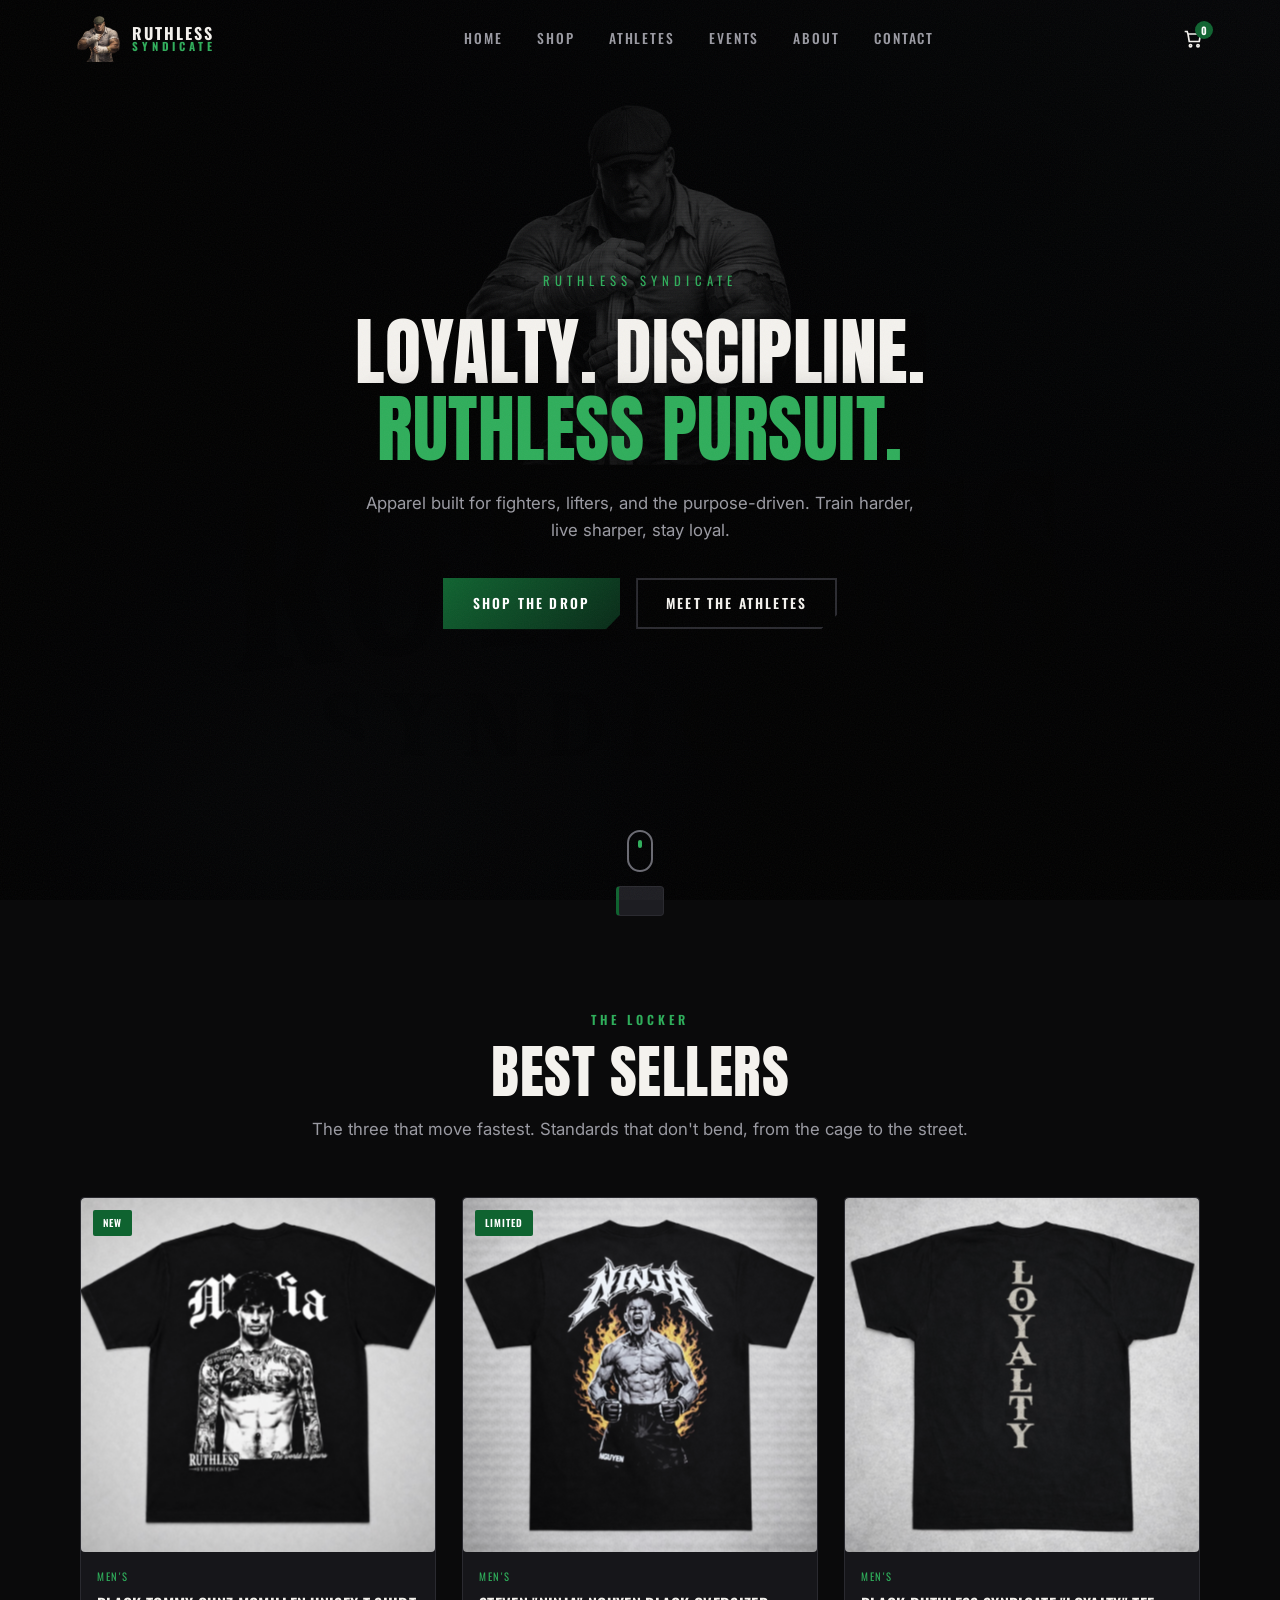
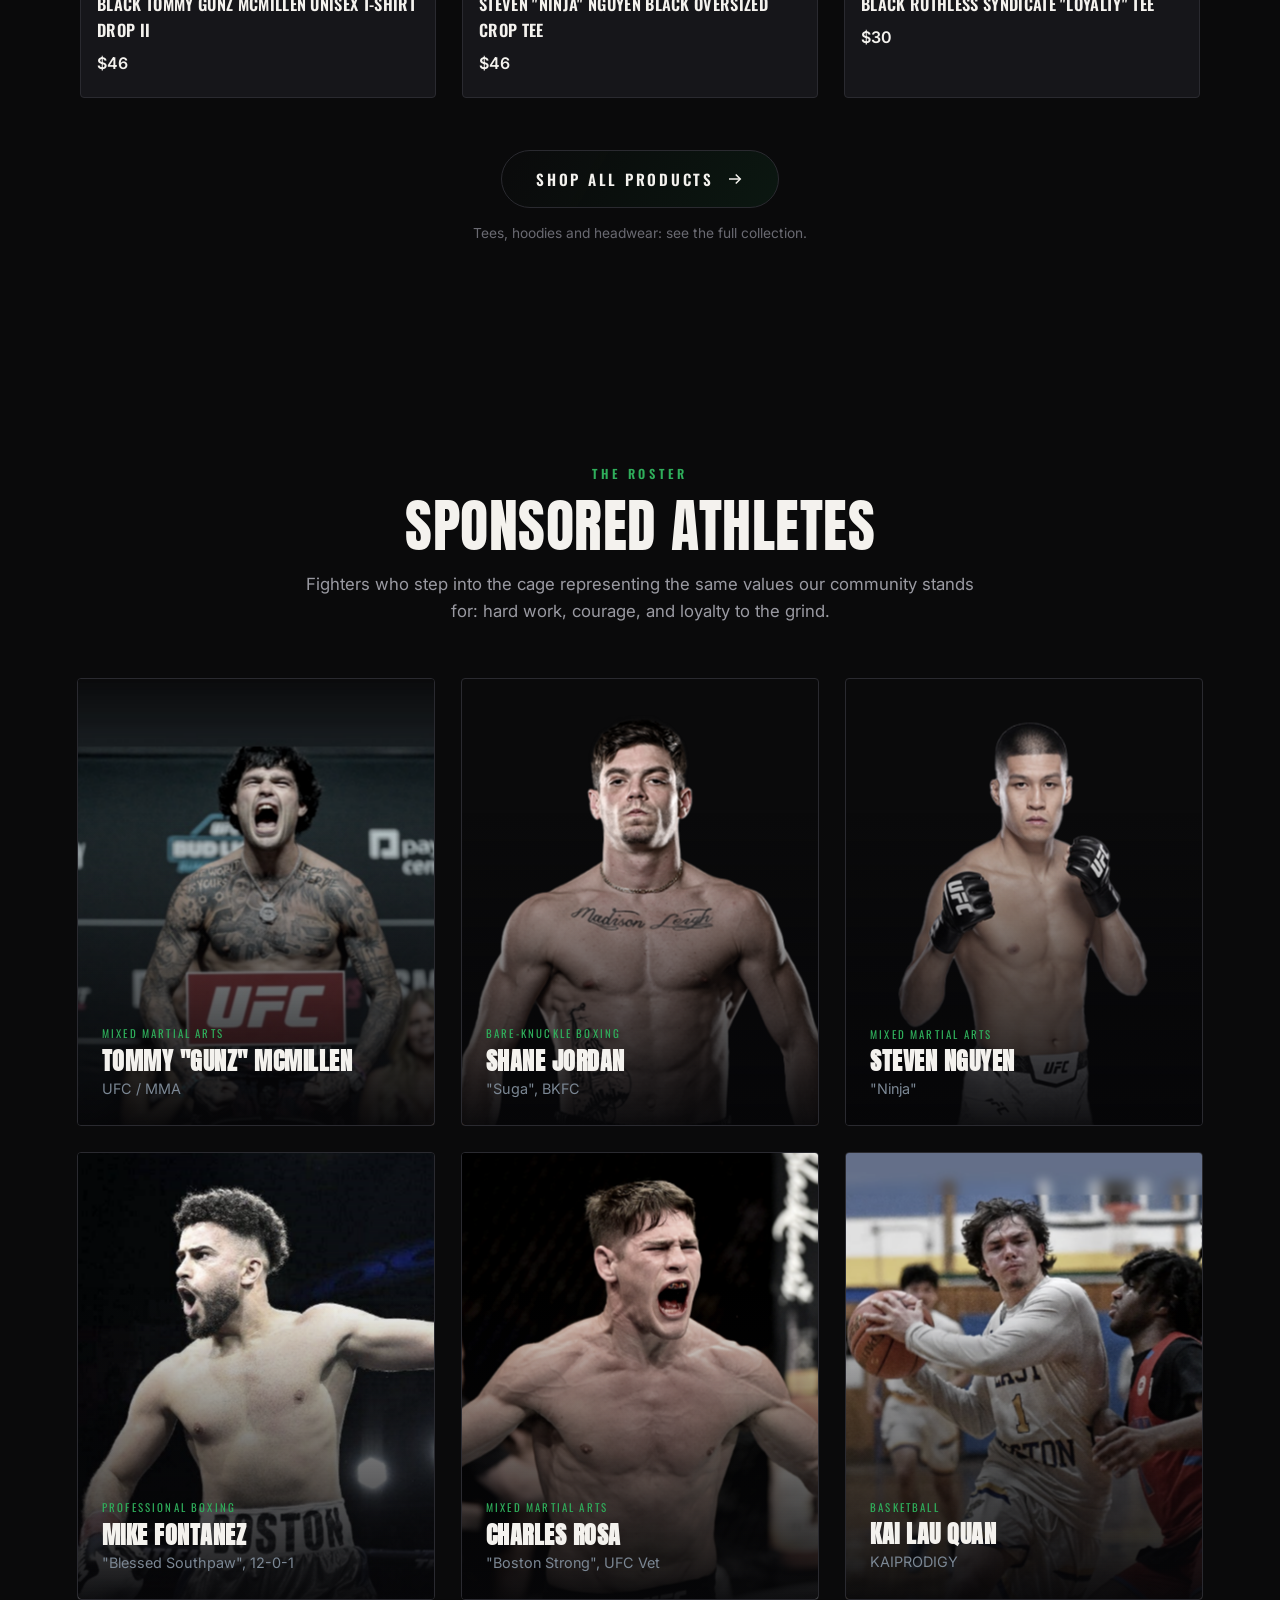
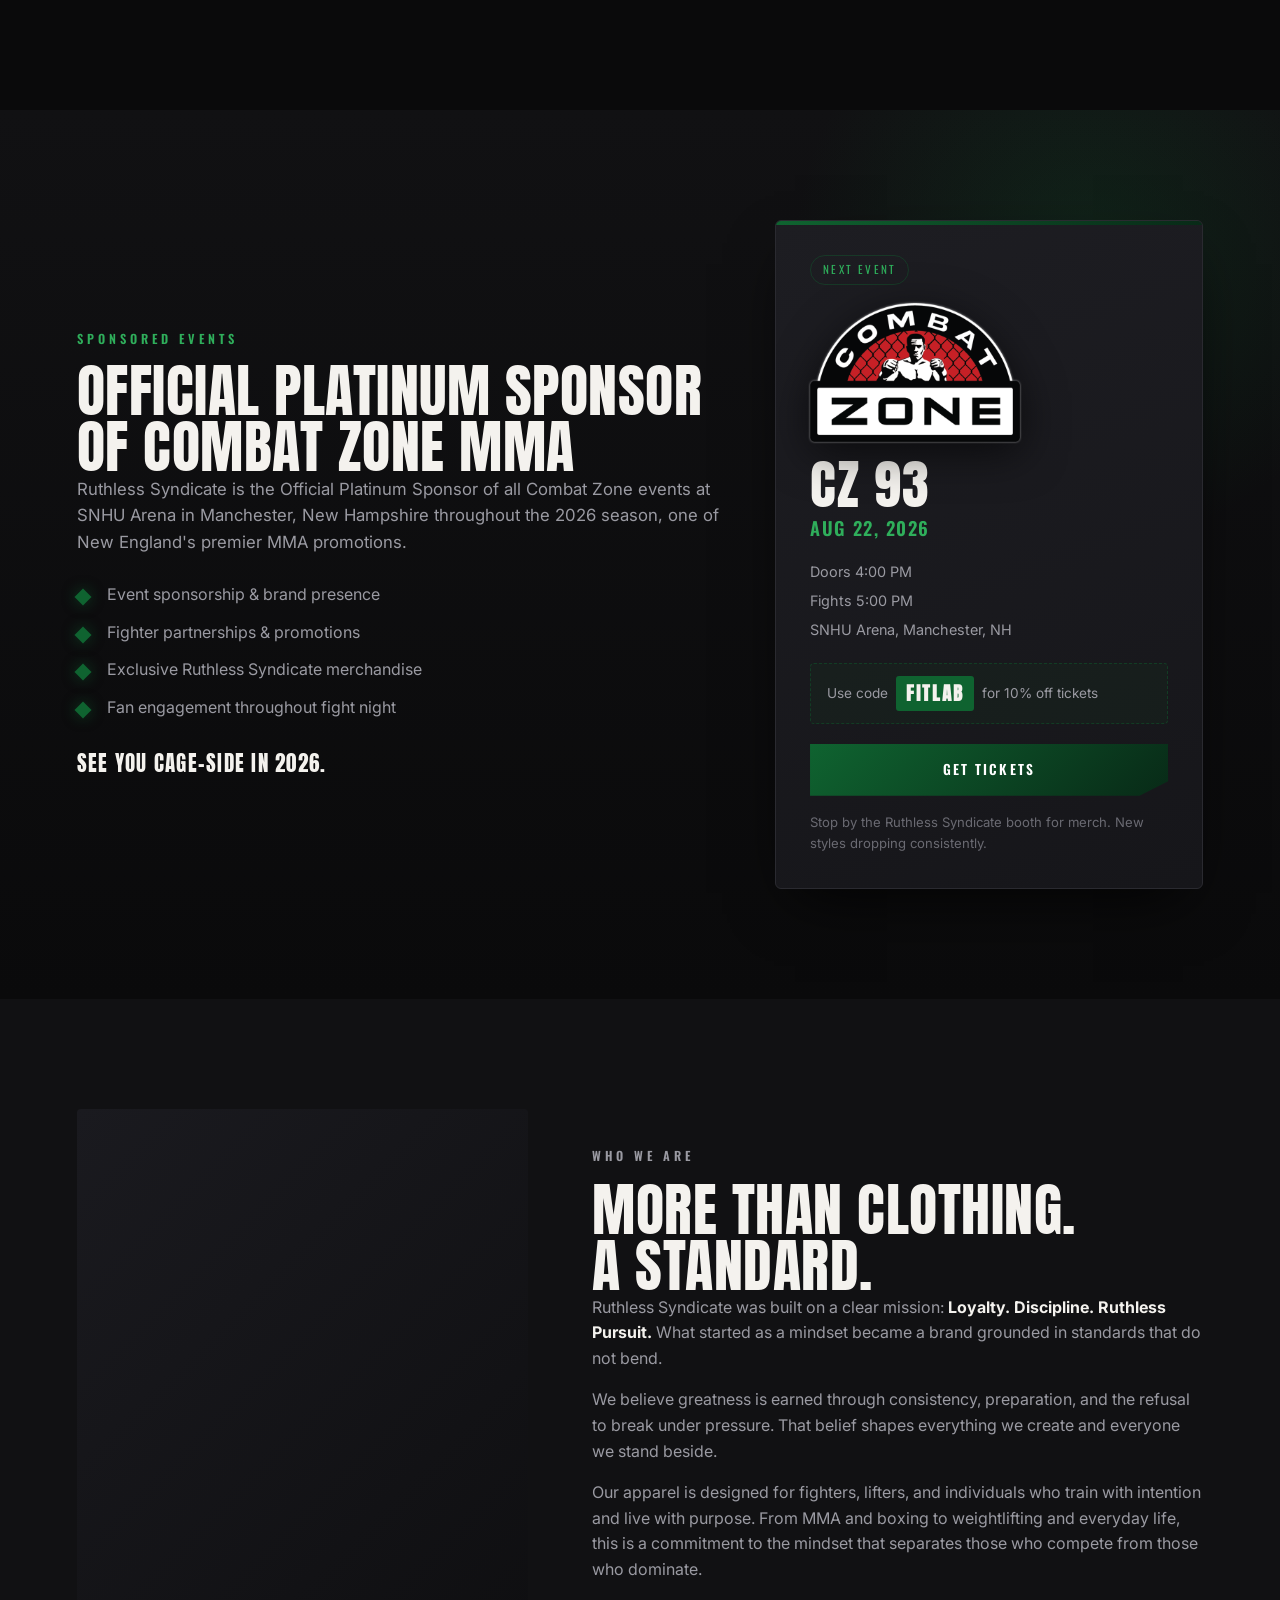
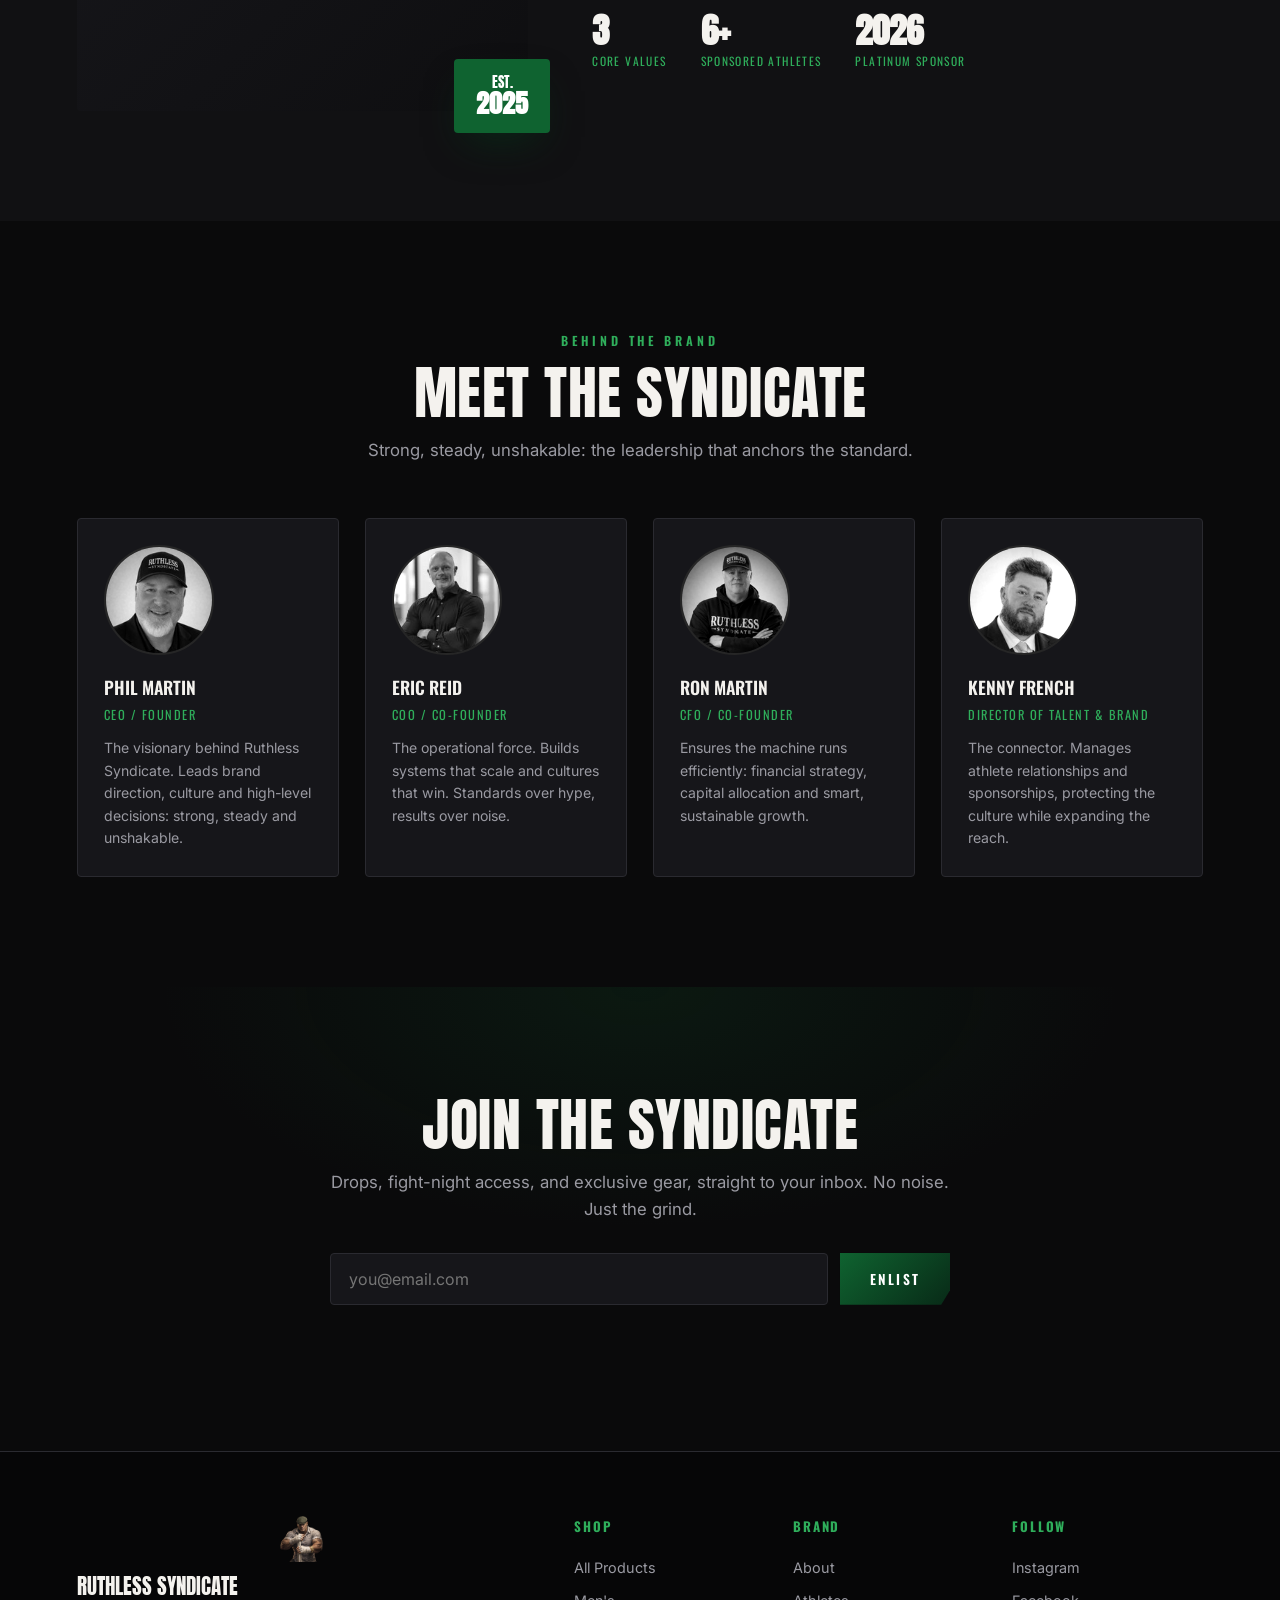
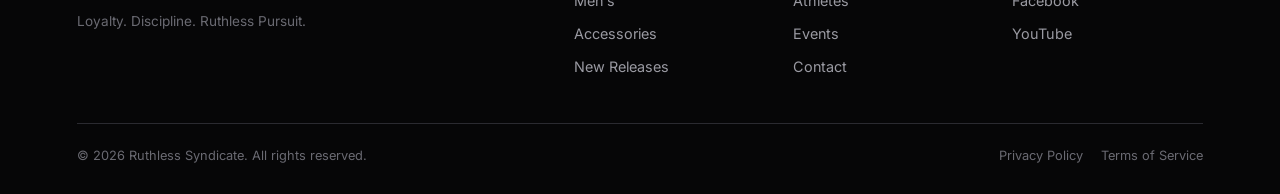
<file: index.html>
<!DOCTYPE html>
<html lang="en">
<head>
  <meta charset="UTF-8" />
  <meta name="viewport" content="width=device-width, initial-scale=1.0" />
  <title>Ruthless Syndicate | MMA, Boxing &amp; Gym Apparel, Premium Fight &amp; Streetwear</title>
  <meta name="description" content="Ruthless Syndicate: apparel for fighters, lifters, and purpose-driven athletes. Loyalty. Discipline. Ruthless Pursuit. Official Platinum Sponsor of Combat Zone MMA." />
  <meta name="theme-color" content="#0f6330" />

  <!-- Favicon -->
  <link rel="icon" type="image/png" sizes="32x32" href="assets/favicon-32.png" />
  <link rel="icon" type="image/png" sizes="48x48" href="assets/favicon-48.png" />
  <link rel="apple-touch-icon" href="assets/favicon-180.png" />

  <!-- Social share / Open Graph (image shown when the link is sent) -->
  <meta property="og:type" content="website" />
  <meta property="og:site_name" content="Ruthless Syndicate" />
  <meta property="og:title" content="Ruthless Syndicate: Fight & Athletic Apparel" />
  <meta property="og:description" content="Loyalty. Discipline. Ruthless Pursuit. Apparel for fighters, lifters, and the purpose-driven. Official Platinum Sponsor of Combat Zone MMA." />
  <meta property="og:url" content="https://conorhews-rgb.github.io/Ruthless-Syndicate-Website/" />
  <meta property="og:image" content="https://conorhews-rgb.github.io/Ruthless-Syndicate-Website/assets/og-image.jpg" />
  <meta property="og:image:width" content="1200" />
  <meta property="og:image:height" content="630" />
  <meta name="twitter:card" content="summary_large_image" />
  <meta name="twitter:title" content="Ruthless Syndicate: Fight & Athletic Apparel" />
  <meta name="twitter:description" content="Loyalty. Discipline. Ruthless Pursuit. Official Platinum Sponsor of Combat Zone MMA." />
  <meta name="twitter:image" content="https://conorhews-rgb.github.io/Ruthless-Syndicate-Website/assets/og-image.jpg" />

  <link rel="preconnect" href="https://fonts.googleapis.com" />
  <link rel="preconnect" href="https://fonts.gstatic.com" crossorigin />
  <link href="https://fonts.googleapis.com/css2?family=Anton&family=Oswald:wght@400;500;600;700&family=Inter:wght@400;500;600;700&display=swap" rel="stylesheet" />
  <link rel="stylesheet" href="styles.css" />
</head>
<body>

  <!-- ===== NAV ===== -->
  <header class="nav" id="nav">
    <div class="nav__inner">
      <a href="#home" class="brand" aria-label="Ruthless Syndicate home">
        <img src="assets/logo-mark.png" alt="" class="brand__mark">
        <span class="brand__text">Ruthless<span>Syndicate</span></span>
      </a>

      <nav class="nav__links" id="navLinks">
        <a href="#home">Home</a>
        <a href="#shop">Shop</a>
        <a href="#athletes">Athletes</a>
        <a href="#events">Events</a>
        <a href="#about">About</a>
        <a href="#contact">Contact</a>
      </nav>

      <div class="nav__actions">
        <button class="cart" id="cartBtn" aria-label="Cart">
          <svg viewBox="0 0 24 24" width="20" height="20" fill="none" stroke="currentColor" stroke-width="2"><path d="M6 6h15l-1.5 9h-12z"/><circle cx="9" cy="20" r="1.4"/><circle cx="18" cy="20" r="1.4"/><path d="M6 6 5 3H2"/></svg>
          <span class="cart__count" id="cartCount">0</span>
        </button>
        <button class="nav__toggle" id="navToggle" aria-label="Menu"><span></span><span></span><span></span></button>
      </div>
    </div>
  </header>

  <!-- ===== HERO ===== -->
  <section class="hero" id="home">
    <div class="hero__bg"></div>
    <div class="hero__logo-bg" role="img" aria-label="Ruthless Syndicate fighter emblem, faded into the background"></div>
    <div class="hero__grain"></div>
    <div class="hero__content hero__content--center">
      <p class="hero__eyebrow">Ruthless Syndicate</p>
      <h1 class="hero__headline">Loyalty. Discipline.<br /><span class="accent">Ruthless Pursuit.</span><span class="hero__swipe" aria-hidden="true"></span></h1>
      <p class="hero__sub">Apparel built for fighters, lifters, and the purpose-driven. Train harder, live sharper, stay loyal.</p>
      <div class="hero__cta">
        <a href="#shop" class="btn btn--primary">Shop the Drop</a>
        <a href="#athletes" class="btn btn--ghost">Meet the Athletes</a>
      </div>
    </div>
    <a href="#shop" class="hero__scroll" aria-label="Scroll down"><span></span></a>
  </section>

  <!-- ===== SHOP ===== -->
  <section class="section shop" id="shop">
    <div class="section__head reveal">
      <p class="kicker">The Locker</p>
      <h2 class="h2">Best Sellers</h2>
      <p class="lead">The three that move fastest. Standards that don't bend, from the cage to the street.</p>
    </div>

    <div class="grid grid--best" id="bestGrid">
      <!-- best seller cards injected by JS -->
    </div>

    <div class="shopmore reveal">
      <a href="shop.html" class="shopmore__link">
        <span>Shop All Products</span>
        <svg viewBox="0 0 24 24" width="18" height="18" fill="none" stroke="currentColor" stroke-width="2" aria-hidden="true"><path d="M4 12h15"/><path d="m13 6 6 6-6 6"/></svg>
      </a>
      <p class="shopmore__note">Tees, hoodies and headwear: see the full collection.</p>
    </div>
  </section>

  <!-- ===== ATHLETES ===== -->
  <section class="section athletes" id="athletes">
    <div class="section__head reveal">
      <p class="kicker">The Roster</p>
      <h2 class="h2">Sponsored Athletes</h2>
      <p class="lead">Fighters who step into the cage representing the same values our community stands for: hard work, courage, and loyalty to the grind.</p>
    </div>

    <div class="grid grid--athletes" id="athleteGrid">
      <!-- athlete cards injected by JS -->
    </div>
  </section>

  <!-- ===== EVENTS ===== -->
  <section class="section events" id="events">
    <div class="events__glow"></div>
    <div class="events__inner">
      <div class="events__copy reveal">
        <p class="kicker">Sponsored Events</p>
        <h2 class="h2">Official Platinum Sponsor<br />of Combat Zone MMA</h2>
        <p class="lead">Ruthless Syndicate is the Official Platinum Sponsor of all Combat Zone events at SNHU Arena in Manchester, New Hampshire throughout the 2026 season, one of New England's premier MMA promotions.</p>
        <ul class="ticklist">
          <li>Event sponsorship &amp; brand presence</li>
          <li>Fighter partnerships &amp; promotions</li>
          <li>Exclusive Ruthless Syndicate merchandise</li>
          <li>Fan engagement throughout fight night</li>
        </ul>
        <p class="events__note">See you cage-side in 2026.</p>
      </div>

      <aside class="event-card reveal">
        <div class="event-card__tag">Next Event</div>
        <img src="assets/combat-zone-logo.png" alt="Combat Zone MMA" class="event-card__logo" />
        <div class="event-card__num">CZ 93</div>
        <div class="event-card__date">Aug 22, 2026</div>
        <div class="event-card__meta">
          <span>Doors 4:00 PM</span>
          <span>Fights 5:00 PM</span>
          <span>SNHU Arena, Manchester, NH</span>
        </div>
        <div class="promo">
          <span>Use code</span>
          <strong>FITLAB</strong>
          <span>for 10% off tickets</span>
        </div>
        <a href="#" class="btn btn--primary btn--block">Get Tickets</a>
        <p class="event-card__foot">Stop by the Ruthless Syndicate booth for merch. New styles dropping consistently.</p>
      </aside>
    </div>
  </section>

  <!-- ===== ABOUT ===== -->
  <section class="section about" id="about">
    <div class="about__grid">
      <div class="about__media reveal">
        <div class="media media--tall" data-img="gym">
          <div class="media__img" style="background-image:url('https://images.unsplash.com/photo-1517836357463-d25dfeac3438?auto=format&fit=crop&w=900&q=80')"></div>
        </div>
        <div class="about__badge">EST.<br /><b>2025</b></div>
      </div>
      <div class="about__copy reveal">
        <p class="kicker">Who We Are</p>
        <h2 class="h2">More Than Clothing.<br />A Standard.</h2>
        <p>Ruthless Syndicate was built on a clear mission: <b>Loyalty. Discipline. Ruthless Pursuit.</b> What started as a mindset became a brand grounded in standards that do not bend.</p>
        <p>We believe greatness is earned through consistency, preparation, and the refusal to break under pressure. That belief shapes everything we create and everyone we stand beside.</p>
        <p>Our apparel is designed for fighters, lifters, and individuals who train with intention and live with purpose. From MMA and boxing to weightlifting and everyday life, this is a commitment to the mindset that separates those who compete from those who dominate.</p>
        <div class="stats">
          <div class="stat"><b>3</b><span>Core Values</span></div>
          <div class="stat"><b>6+</b><span>Sponsored Athletes</span></div>
          <div class="stat"><b>2026</b><span>Platinum Sponsor</span></div>
        </div>
      </div>
    </div>
  </section>

  <!-- ===== TEAM ===== -->
  <section class="section team">
    <div class="section__head reveal">
      <p class="kicker">Behind the Brand</p>
      <h2 class="h2">Meet the Syndicate</h2>
      <p class="lead">Strong, steady, unshakable: the leadership that anchors the standard.</p>
    </div>
    <div class="grid grid--team" id="teamGrid">
      <!-- team cards injected by JS -->
    </div>
  </section>

  <!-- ===== NEWSLETTER / CONTACT ===== -->
  <section class="section cta" id="contact">
    <div class="cta__inner reveal">
      <h2 class="h2">Join the Syndicate</h2>
      <p class="lead">Drops, fight-night access, and exclusive gear, straight to your inbox. No noise. Just the grind.</p>
      <form class="signup" id="signupForm">
        <input type="email" required placeholder="you@email.com" aria-label="Email address" />
        <button type="submit" class="btn btn--primary">Enlist</button>
      </form>
      <p class="signup__note" id="signupNote"></p>
    </div>
  </section>

  <!-- ===== FOOTER ===== -->
  <footer class="footer">
    <div class="footer__inner">
      <div class="footer__brand">
        <img src="assets/logo-mark.png" alt="Ruthless Syndicate" class="brand__mark">
        <p>Ruthless Syndicate</p>
        <span class="footer__tag">Loyalty. Discipline. Ruthless Pursuit.</span>
      </div>
      <div class="footer__cols">
        <div>
          <h4>Shop</h4>
          <a href="shop.html">All Products</a>
          <a href="shop.html">Men's</a>
          <a href="shop.html">Accessories</a>
          <a href="shop.html">New Releases</a>
        </div>
        <div>
          <h4>Brand</h4>
          <a href="#about">About</a>
          <a href="#athletes">Athletes</a>
          <a href="#events">Events</a>
          <a href="#contact">Contact</a>
        </div>
        <div>
          <h4>Follow</h4>
          <a href="#" target="_blank" rel="noopener">Instagram</a>
          <a href="#" target="_blank" rel="noopener">Facebook</a>
          <a href="#" target="_blank" rel="noopener">YouTube</a>
        </div>
      </div>
    </div>
    <div class="footer__bar">
      <span>&copy; 2026 Ruthless Syndicate. All rights reserved.</span>
      <span class="footer__legal"><a href="#">Privacy Policy</a><a href="#">Terms of Service</a></span>
    </div>
  </footer>

  <!-- toast -->
  <div class="toast" id="toast"></div>

  <script src="common.js"></script>
  <script src="script.js"></script>
</body>
</html>
</file>
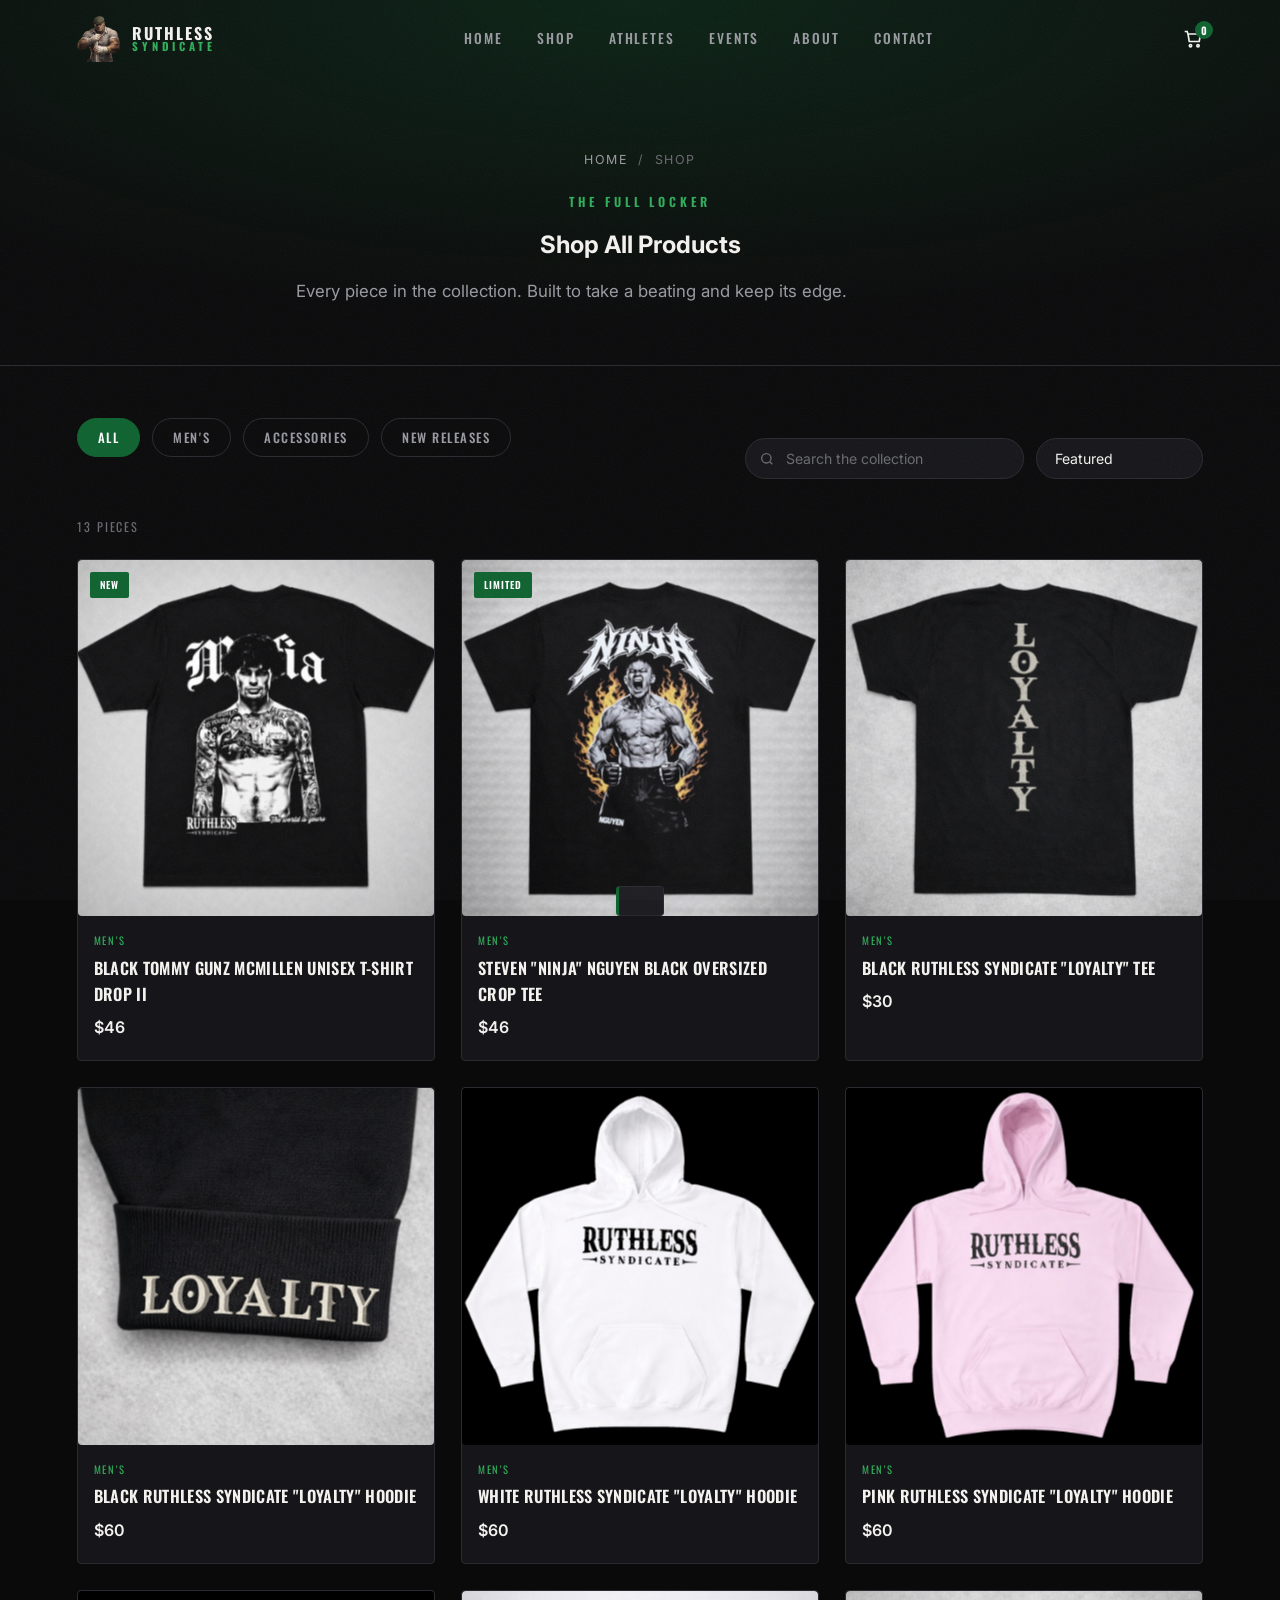
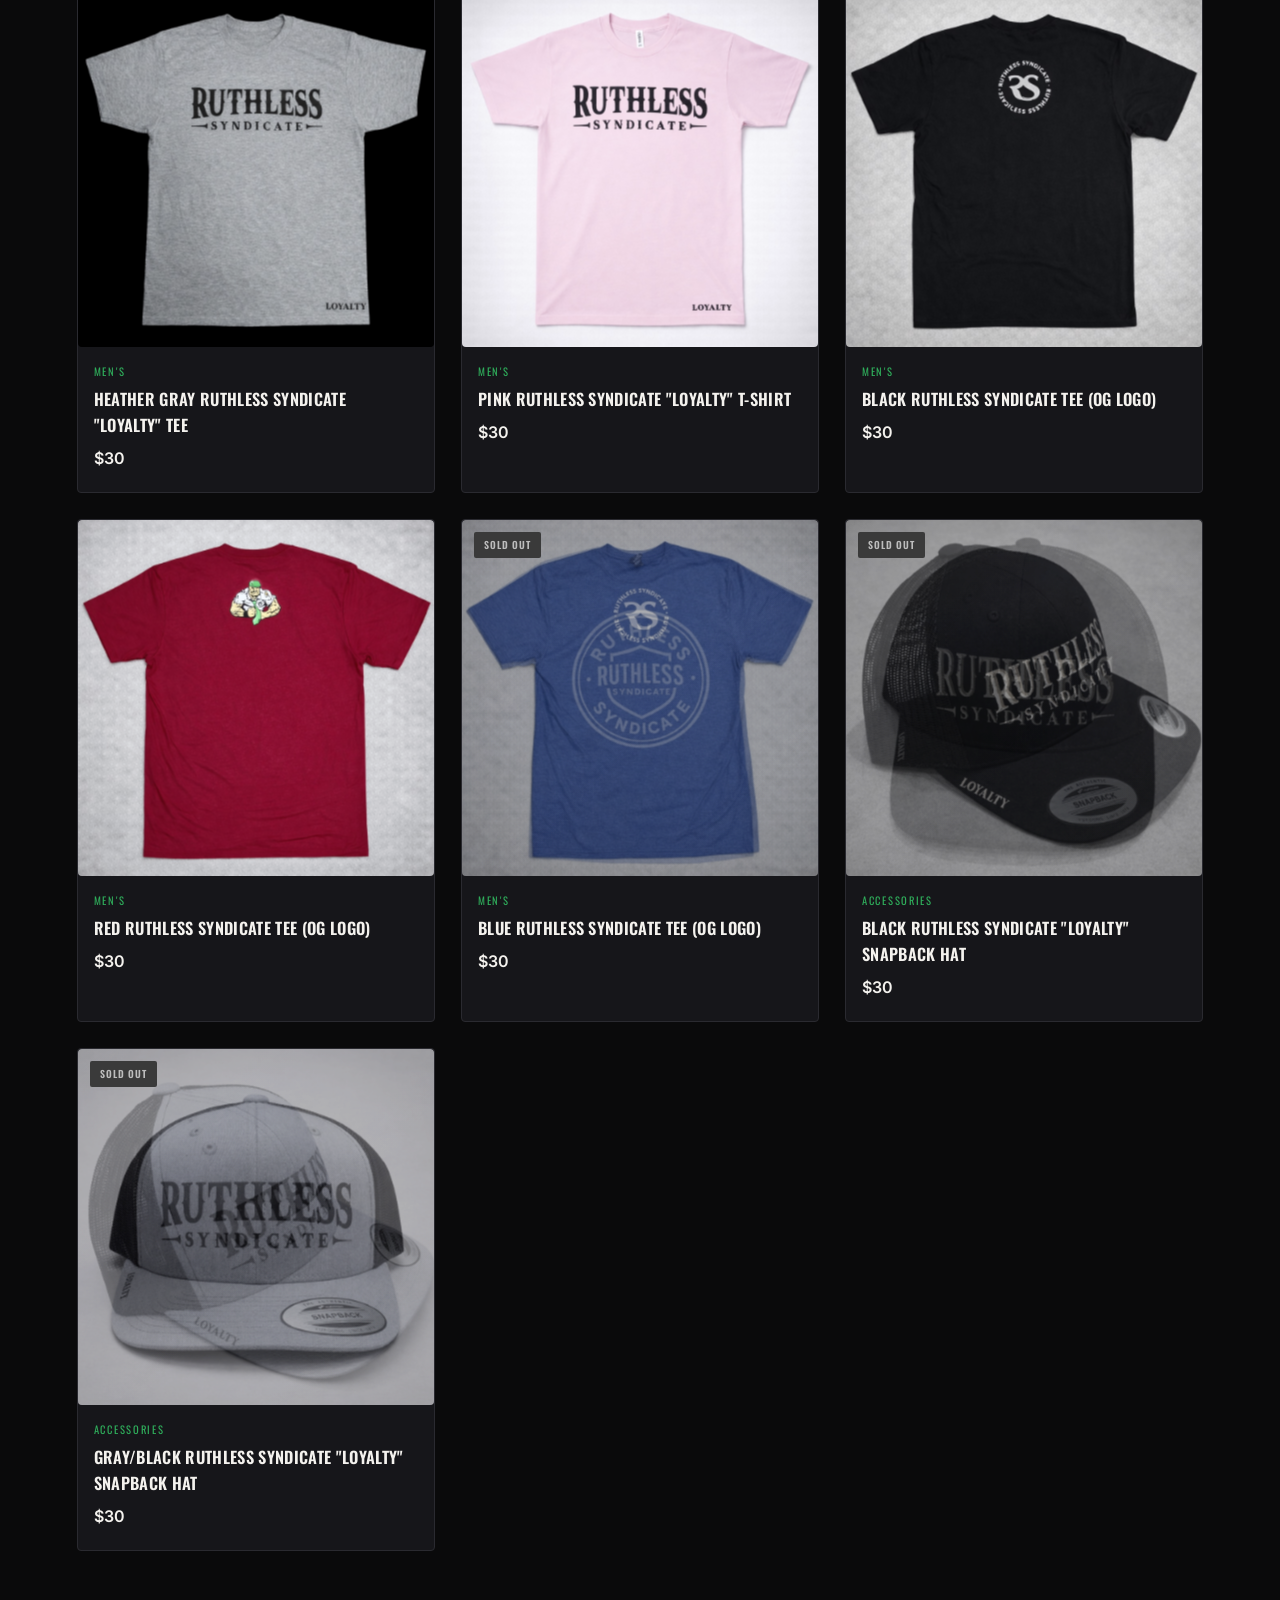
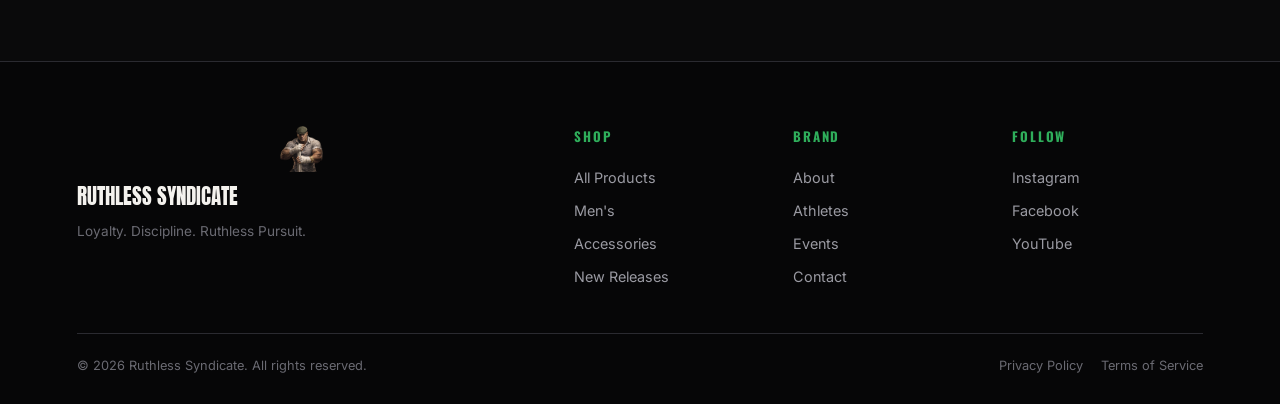
<file: shop.html>
<!DOCTYPE html>
<html lang="en">
<head>
  <meta charset="UTF-8" />
  <meta name="viewport" content="width=device-width, initial-scale=1.0" />
  <title>Shop All Products | Ruthless Syndicate</title>
  <meta name="description" content="The full Ruthless Syndicate collection: tees, hoodies and headwear built for fighters, lifters and the purpose-driven." />
  <meta name="theme-color" content="#0f6330" />

  <link rel="icon" type="image/png" sizes="32x32" href="assets/favicon-32.png" />
  <link rel="icon" type="image/png" sizes="48x48" href="assets/favicon-48.png" />
  <link rel="apple-touch-icon" href="assets/favicon-180.png" />

  <meta property="og:type" content="website" />
  <meta property="og:site_name" content="Ruthless Syndicate" />
  <meta property="og:title" content="Shop All Products | Ruthless Syndicate" />
  <meta property="og:description" content="The full collection. Loyalty. Discipline. Ruthless Pursuit." />
  <meta property="og:image" content="https://conorhews-rgb.github.io/Ruthless-Syndicate-Website/assets/og-image.jpg" />

  <link rel="preconnect" href="https://fonts.googleapis.com" />
  <link rel="preconnect" href="https://fonts.gstatic.com" crossorigin />
  <link href="https://fonts.googleapis.com/css2?family=Anton&family=Oswald:wght@400;500;600;700&family=Inter:wght@400;500;600;700&display=swap" rel="stylesheet" />
  <link rel="stylesheet" href="styles.css" />
</head>
<body class="is-text-in is-revealed page-shop">

  <!-- ===== NAV ===== -->
  <header class="nav" id="nav">
    <div class="nav__inner">
      <a href="index.html" class="brand" aria-label="Ruthless Syndicate home">
        <img src="assets/logo-mark.png" alt="" class="brand__mark">
        <span class="brand__text">Ruthless<span>Syndicate</span></span>
      </a>

      <nav class="nav__links" id="navLinks">
        <a href="index.html">Home</a>
        <a href="shop.html" class="is-current">Shop</a>
        <a href="index.html#athletes">Athletes</a>
        <a href="index.html#events">Events</a>
        <a href="index.html#about">About</a>
        <a href="index.html#contact">Contact</a>
      </nav>

      <div class="nav__actions">
        <button class="cart" id="cartBtn" aria-label="Cart">
          <svg viewBox="0 0 24 24" width="20" height="20" fill="none" stroke="currentColor" stroke-width="2"><path d="M6 6h15l-1.5 9h-12z"/><circle cx="9" cy="20" r="1.4"/><circle cx="18" cy="20" r="1.4"/><path d="M6 6 5 3H2"/></svg>
          <span class="cart__count" id="cartCount">0</span>
        </button>
        <button class="nav__toggle" id="navToggle" aria-label="Menu"><span></span><span></span><span></span></button>
      </div>
    </div>
  </header>

  <main>
    <!-- ===== PAGE HEAD ===== -->
    <section class="shophero">
      <div class="shophero__inner">
        <nav class="crumbs" aria-label="Breadcrumb">
          <a href="index.html">Home</a><span>/</span><span aria-current="page">Shop</span>
        </nav>
        <p class="kicker">The Full Locker</p>
        <h1 class="h1 shophero__title">Shop All Products</h1>
        <p class="lead shophero__lead">Every piece in the collection. Built to take a beating and keep its edge.</p>
      </div>
    </section>

    <!-- ===== CONTROLS + GRID ===== -->
    <section class="section shopall" id="all">
      <div class="shopbar">
        <div class="filters" id="filters">
          <button class="chip is-active" data-filter="all">All</button>
          <button class="chip" data-filter="mens">Men's</button>
          <button class="chip" data-filter="accessories">Accessories</button>
          <button class="chip" data-filter="new">New Releases</button>
        </div>

        <div class="shopbar__tools">
          <div class="field field--search">
            <svg viewBox="0 0 24 24" width="16" height="16" fill="none" stroke="currentColor" stroke-width="2" aria-hidden="true"><circle cx="11" cy="11" r="7"/><path d="m20 20-3.5-3.5"/></svg>
            <input type="search" id="shopSearch" placeholder="Search the collection" aria-label="Search products" />
          </div>
          <div class="field">
            <label class="sr-only" for="shopSort">Sort by</label>
            <select id="shopSort">
              <option value="featured">Featured</option>
              <option value="priceUp">Price: low to high</option>
              <option value="priceDown">Price: high to low</option>
              <option value="nameAz">Name: A to Z</option>
            </select>
          </div>
        </div>
      </div>

      <p class="shopcount"><span id="shopCount">13 pieces</span></p>

      <div class="grid grid--shop" id="shopGrid">
        <!-- product cards injected by JS -->
      </div>

      <div class="shopempty" id="shopEmpty" hidden>
        <h3>Nothing matches that.</h3>
        <p>Try a different search or clear the filters.</p>
        <button class="btn btn--ghost" id="shopReset">Reset filters</button>
      </div>
    </section>
  </main>

  <!-- ===== QUICK VIEW ===== -->
  <div class="qv" id="quickView" hidden role="dialog" aria-modal="true" aria-label="Product quick view">
    <div class="qv__panel">
      <button class="qv__close" aria-label="Close quick view">&times;</button>
      <div class="qv__media">
        <div class="qv__shot"></div>
        <div class="qv__sides">
          <button class="qv__side is-active" data-side="front">Front</button>
          <button class="qv__side" data-side="back">Back</button>
        </div>
      </div>
      <div class="qv__body">
        <p class="qv__cat"></p>
        <h2 class="qv__name"></h2>
        <p class="qv__price"></p>
        <p class="qv__stock"></p>
        <button class="btn btn--primary btn--block qv__add">Add to Cart</button>
        <p class="qv__note">Free shipping on orders over $100. Sizes run true, size up for an oversized fit.</p>
      </div>
    </div>
  </div>

  <!-- ===== FOOTER ===== -->
  <footer class="footer">
    <div class="footer__inner">
      <div class="footer__brand">
        <img src="assets/logo-mark.png" alt="Ruthless Syndicate" class="brand__mark">
        <p>Ruthless Syndicate</p>
        <span class="footer__tag">Loyalty. Discipline. Ruthless Pursuit.</span>
      </div>
      <div class="footer__cols">
        <div>
          <h4>Shop</h4>
          <a href="shop.html">All Products</a>
          <a href="shop.html">Men's</a>
          <a href="shop.html">Accessories</a>
          <a href="shop.html">New Releases</a>
        </div>
        <div>
          <h4>Brand</h4>
          <a href="index.html#about">About</a>
          <a href="index.html#athletes">Athletes</a>
          <a href="index.html#events">Events</a>
          <a href="index.html#contact">Contact</a>
        </div>
        <div>
          <h4>Follow</h4>
          <a href="#" target="_blank" rel="noopener">Instagram</a>
          <a href="#" target="_blank" rel="noopener">Facebook</a>
          <a href="#" target="_blank" rel="noopener">YouTube</a>
        </div>
      </div>
    </div>
    <div class="footer__bar">
      <span>&copy; 2026 Ruthless Syndicate. All rights reserved.</span>
      <span class="footer__legal"><a href="#">Privacy Policy</a><a href="#">Terms of Service</a></span>
    </div>
  </footer>

  <div class="toast" id="toast"></div>

  <script src="common.js"></script>
  <script src="shop.js"></script>
</body>
</html>
</file>
<file: styles.css>
/* ===================================================================
   RUTHLESS SYNDICATE: gritty / modern
   =================================================================== */

:root{
  --bg:        #0a0a0b;
  --bg-2:      #111113;
  --panel:     #16161a;
  --panel-2:   #1d1d22;
  --line:      #2a2a30;
  --ink:       #f4f2ee;
  --muted:     #9a9aa2;
  --faint:     #6a6a72;
  --green:      #0f6330;
  --green-2:    #2fae5b;
  --green-deep: #082a17;
  --steel:     #7b8794;
  --radius:    4px;
  --shadow:    0 24px 60px -20px rgba(0,0,0,.85);
  --ease:      cubic-bezier(.22,.61,.36,1);
}

*{ box-sizing:border-box; margin:0; padding:0; }

html{ scroll-behavior:smooth; }

body{
  background:var(--bg);
  color:var(--ink);
  font-family:'Inter',system-ui,sans-serif;
  line-height:1.6;
  -webkit-font-smoothing:antialiased;
  overflow-x:hidden;
}

/* subtle film-grain / concrete texture over the whole page */
body::before{
  content:"";
  position:fixed; inset:0;
  pointer-events:none;
  z-index:9999;
  opacity:.05;
  background-image:url("data:image/svg+xml;utf8,<svg xmlns='http://www.w3.org/2000/svg' width='140' height='140'><filter id='n'><feTurbulence type='fractalNoise' baseFrequency='0.85' numOctaves='2'/></filter><rect width='100%25' height='100%25' filter='url(%23n)'/></svg>");
}

a{ color:inherit; text-decoration:none; }
img{ display:block; max-width:100%; }

::selection{ background:var(--green); color:#fff; }

/* ---------- typography helpers ---------- */
.h2{
  font-family:'Anton',sans-serif;
  font-weight:400;
  font-size:clamp(2rem,5.2vw,3.6rem);
  line-height:.98;
  letter-spacing:.5px;
  text-transform:uppercase;
}
.kicker{
  font-family:'Oswald',sans-serif;
  text-transform:uppercase;
  letter-spacing:.32em;
  font-size:.78rem;
  font-weight:600;
  color:var(--green-2);
  margin-bottom:14px;
}
.lead{ color:var(--muted); font-size:1.05rem; max-width:62ch; }

.section{ padding:110px 6vw; position:relative; }
.section__head{ max-width:720px; margin:0 auto 54px; text-align:center; }
.section__head .lead{ margin:16px auto 0; }

/* ===================================================================
   NAV
   =================================================================== */
.nav{
  position:fixed; top:0; left:0; right:0; z-index:200;
  transition:background .35s var(--ease), border-color .35s var(--ease), backdrop-filter .35s;
  border-bottom:1px solid transparent;
}
.nav.is-stuck{
  background:rgba(10,10,11,.82);
  backdrop-filter:blur(14px) saturate(1.2);
  border-bottom-color:var(--line);
}
.nav__inner{
  max-width:1320px; margin:0 auto;
  display:flex; align-items:center; justify-content:space-between;
  padding:16px 6vw;
}
.brand{ display:flex; align-items:center; gap:12px; }
.brand__mark{
  height:46px; width:auto;
  object-fit:contain;
  display:block;
}
.brand__text{
  font-family:'Oswald',sans-serif;
  font-weight:700; text-transform:uppercase;
  letter-spacing:.12em; font-size:1rem; line-height:1;
}
.brand__text span{ display:block; color:var(--green-2); font-size:.7rem; letter-spacing:.34em; }

.nav__links{ display:flex; gap:34px; }
.nav__links a{
  font-family:'Oswald',sans-serif;
  text-transform:uppercase; letter-spacing:.14em;
  font-size:.85rem; font-weight:500; color:var(--muted);
  position:relative; padding:6px 0;
  transition:color .25s var(--ease);
}
.nav__links a::after{
  content:""; position:absolute; left:0; bottom:0; height:2px; width:0;
  background:var(--green-2); transition:width .3s var(--ease);
}
.nav__links a:hover{ color:var(--ink); }
.nav__links a:hover::after{ width:100%; }

.nav__actions{ display:flex; align-items:center; gap:16px; }
.cart{
  position:relative; background:none; border:none; color:var(--ink);
  cursor:pointer; display:grid; place-items:center;
  transition:color .25s, transform .25s var(--ease);
}
.cart:hover{ color:var(--green-2); transform:translateY(-2px); }
.cart__count{
  position:absolute; top:-8px; right:-10px;
  background:var(--green); color:#fff; font-size:.65rem; font-weight:700;
  min-width:18px; height:18px; border-radius:20px;
  display:grid; place-items:center; padding:0 5px;
  font-family:'Oswald',sans-serif;
}
.nav__toggle{ display:none; flex-direction:column; gap:5px; background:none; border:none; cursor:pointer; }
.nav__toggle span{ width:24px; height:2px; background:var(--ink); transition:.3s var(--ease); }
.nav__toggle.is-open span:nth-child(1){ transform:translateY(7px) rotate(45deg); }
.nav__toggle.is-open span:nth-child(2){ opacity:0; }
.nav__toggle.is-open span:nth-child(3){ transform:translateY(-7px) rotate(-45deg); }

/* ===================================================================
   BUTTONS  (shine + colour shift on hover)
   =================================================================== */
.btn{
  --_c:#fff;
  position:relative; overflow:hidden;
  display:inline-flex; align-items:center; justify-content:center; gap:8px;
  font-family:'Oswald',sans-serif; font-weight:600;
  text-transform:uppercase; letter-spacing:.16em; font-size:.85rem;
  padding:15px 30px; cursor:pointer; border:none;
  clip-path:polygon(0 0,100% 0,100% 72%,92% 100%,0 100%);
  transition:transform .3s var(--ease), box-shadow .3s var(--ease), background .35s var(--ease);
  color:var(--_c);
}
.btn::before{ /* shine sweep */
  content:""; position:absolute; top:0; left:-130%;
  width:60%; height:100%;
  background:linear-gradient(115deg,transparent,rgba(255,255,255,.55),transparent);
  transform:skewX(-20deg);
  transition:left .6s var(--ease);
}
.btn:hover::before{ left:150%; }
.btn:active{ transform:scale(.97); }

.btn--primary{
  background:linear-gradient(135deg,var(--green) 0%,var(--green-deep) 100%);
  box-shadow:0 12px 28px -12px var(--green);
}
.btn--primary:hover{
  background:linear-gradient(135deg,var(--green-2) 0%,var(--green) 100%);
  transform:translateY(-3px);
  box-shadow:0 18px 40px -12px var(--green-2);
}
.btn--ghost{
  background:transparent; color:var(--ink);
  box-shadow:inset 0 0 0 2px var(--line);
}
.btn--ghost:hover{
  color:#fff; box-shadow:inset 0 0 0 2px var(--green-2);
  transform:translateY(-3px);
  background:rgba(15,99,48,.08);
}
.btn--block{ width:100%; }

/* ===================================================================
   INTRO
   the hero headline sits fully formed in its normal, final position
   from frame one (nothing to hand off or jump); a solid bar covers it
   and swipes downward to reveal the text top-to-bottom, then
   everything else around it (still invisible but fully laid out, so
   nothing shifts) fades in together to reveal the full page
   =================================================================== */
body.is-loading{ overflow:hidden; }

.hero__swipe{
  position:absolute; inset:0; z-index:2;
  background:linear-gradient(165deg,var(--green-2),var(--green) 60%,var(--green-deep));
  transform:translateY(0);
  transition:transform 1s var(--ease);
}
body.is-text-in .hero__swipe{ transform:translateY(102%); }

#nav,
.hero__bg,
.hero__eyebrow, .hero__sub, .hero__cta, .hero__scroll{
  opacity:0; transition:opacity 1.3s var(--ease);
}
body.is-revealed #nav,
body.is-revealed .hero__bg,
body.is-revealed .hero__eyebrow, body.is-revealed .hero__sub,
body.is-revealed .hero__cta, body.is-revealed .hero__scroll{ opacity:1; }

/* these two carry their own resting opacity (subtle watermark / grain),
   so they fade in to that value rather than to fully opaque */
.hero__logo-bg{ transition:opacity 1.3s var(--ease); }
.hero__grain{ transition:opacity 1.3s var(--ease); }
body:not(.is-revealed) .hero__logo-bg,
body:not(.is-revealed) .hero__grain{ opacity:0; }

@media(prefers-reduced-motion:reduce){
  .hero__swipe,#nav,.hero__bg,.hero__logo-bg,.hero__grain,
  .hero__eyebrow,.hero__sub,.hero__cta,.hero__scroll{ transition:none; }
}

/* ===================================================================
   HERO
   =================================================================== */
.hero{
  position:relative; min-height:100vh;
  display:flex; align-items:center;
  padding:0 6vw;
  overflow:hidden;
}
.hero__bg{
  position:absolute; inset:0; z-index:0;
  background:
    radial-gradient(1200px 700px at 78% 20%, rgba(15,99,48,.22), transparent 60%),
    radial-gradient(900px 600px at 15% 90%, rgba(40,44,52,.6), transparent 65%),
    linear-gradient(180deg,#0d0d10 0%,#050506 100%),
    url("https://images.unsplash.com/photo-1549719386-74dfcbf7dbed?auto=format&fit=crop&w=1600&q=80");
  background-size:cover; background-position:center;
  background-blend-mode:overlay,normal,normal,luminosity;
  filter:grayscale(.35) contrast(1.05);
}
.hero__bg::after{
  content:""; position:absolute; inset:0;
  background:linear-gradient(90deg,rgba(5,5,6,.92) 0%,rgba(5,5,6,.55) 55%,rgba(5,5,6,.2) 100%);
}
/* real brand logo, faded and edge-blended into the hero background;
   sits behind the copy as a subtle watermark, not a boxed graphic */
.hero__logo-bg{
  position:absolute; inset:0; z-index:1; pointer-events:none;
  background-image:url("assets/logo.png");
  background-repeat:no-repeat;
  background-position:center 42%;
  background-size:min(920px,78vw) auto;
  opacity:.22;
  filter:grayscale(1) contrast(1.1) brightness(.9);
  -webkit-mask-image:radial-gradient(ellipse 58% 62% at 50% 42%, #000 0%, #000 30%, transparent 76%);
  mask-image:radial-gradient(ellipse 58% 62% at 50% 42%, #000 0%, #000 30%, transparent 76%);
}
.hero__grain{
  position:absolute; inset:0; z-index:2; pointer-events:none;
  background:repeating-linear-gradient(0deg,rgba(0,0,0,.16) 0 1px,transparent 1px 3px);
  opacity:.4; mix-blend-mode:multiply;
}
.hero__content{ position:relative; z-index:3; max-width:840px; }
.hero__content--center{ margin:0 auto; max-width:780px; text-align:center; }
.hero__content--center .hero__sub{ margin-left:auto; margin-right:auto; }
.hero__content--center .hero__cta{ justify-content:center; }
.hero__eyebrow{
  font-family:'Oswald',sans-serif; text-transform:uppercase;
  letter-spacing:.4em; font-size:.8rem; color:var(--green-2); margin-bottom:22px;
}
.hero__headline{
  position:relative; overflow:hidden;
  font-family:'Anton',sans-serif; font-weight:400;
  font-size:clamp(2.6rem,6.4vw,4.6rem); line-height:1.05;
  text-transform:uppercase; letter-spacing:.5px;
  text-shadow:0 6px 34px rgba(0,0,0,.65);
}
.hero__headline .accent{ color:var(--green-2); }
.hero__sub{ color:var(--muted); max-width:52ch; font-size:1.05rem; margin-top:22px; }
.hero__cta{ display:flex; gap:16px; margin-top:34px; flex-wrap:wrap; }

.hero__scroll{
  position:absolute; bottom:28px; left:50%; transform:translateX(-50%);
  width:26px; height:42px; border:2px solid var(--faint); border-radius:20px; z-index:2;
}
.hero__scroll span{
  position:absolute; top:8px; left:50%; width:4px; height:8px; margin-left:-2px;
  background:var(--green-2); border-radius:4px;
  animation:scroll 1.6s var(--ease) infinite;
}
@keyframes scroll{ 0%{opacity:0;transform:translateY(0)} 40%{opacity:1} 80%{opacity:0;transform:translateY(14px)} 100%{opacity:0} }

/* ===================================================================
   MEDIA (shared hover-zoom container)
   =================================================================== */
.media{
  position:relative; overflow:hidden; border-radius:var(--radius);
  background:linear-gradient(135deg,#1a1a1f,#0e0e10);
}
.media__img{
  position:absolute; inset:0;
  background-size:cover; background-position:center;
  transform:scale(1.02);
  transition:transform .7s var(--ease), filter .5s var(--ease);
  filter:grayscale(.25) contrast(1.03);
  will-change:transform;
}
.media--tall{ aspect-ratio:3/4; }

/* ===================================================================
   SHOP
   =================================================================== */
.filters{ display:flex; gap:12px; justify-content:center; flex-wrap:wrap; margin-bottom:42px; }
.chip{
  font-family:'Oswald',sans-serif; text-transform:uppercase; letter-spacing:.12em;
  font-size:.8rem; font-weight:500;
  padding:9px 20px; cursor:pointer;
  background:transparent; color:var(--muted);
  border:1px solid var(--line); border-radius:40px;
  transition:.28s var(--ease);
}
.chip:hover{ color:var(--ink); border-color:var(--steel); }
.chip.is-active{ background:var(--green); border-color:var(--green); color:#fff; }

.grid{ display:grid; gap:26px; max-width:1320px; margin:0 auto; }
.grid--shop{ grid-template-columns:repeat(3,1fr); }
.grid--best{ grid-template-columns:repeat(3,1fr); max-width:1120px; }
.reveal{ transition-delay:var(--stagger,0ms); }

/* ---- home: link out to the full catalog ---- */
.shopmore{ margin:52px auto 0; text-align:center; }
.shopmore__link{
  display:inline-flex; align-items:center; gap:12px;
  font-family:'Oswald',sans-serif; text-transform:uppercase; letter-spacing:.18em;
  font-size:.95rem; font-weight:600; color:var(--ink); text-decoration:none;
  padding:16px 34px; border:1px solid var(--line); border-radius:40px;
  background:linear-gradient(120deg,transparent 0%,rgba(15,99,48,.14) 100%);
  transition:.32s var(--ease);
}
.shopmore__link:hover{ border-color:var(--green-2); color:#fff; transform:translateY(-2px); box-shadow:0 18px 40px -18px var(--green-2); }
.shopmore__link svg{ transition:transform .32s var(--ease); }
.shopmore__link:hover svg{ transform:translateX(5px); }
.shopmore__note{ margin-top:14px; color:var(--faint); font-size:.86rem; }

/* ===================================================================
   SHOP ALL PRODUCTS PAGE
   =================================================================== */
.shophero{
  position:relative; padding:150px 6vw 60px; text-align:center;
  background:radial-gradient(120% 140% at 50% 0%, rgba(15,99,48,.28) 0%, transparent 62%), var(--bg);
  border-bottom:1px solid var(--line);
}
.shophero__inner{ max-width:820px; margin:0 auto; }
.shophero__title{ margin:6px 0 14px; }
.shophero__lead{ color:var(--muted); }
.crumbs{
  display:flex; justify-content:center; gap:10px; margin-bottom:22px;
  font-size:.78rem; letter-spacing:.12em; text-transform:uppercase; color:var(--faint);
}
.crumbs a{ color:var(--muted); text-decoration:none; transition:color .25s var(--ease); }
.crumbs a:hover{ color:var(--green-2); }

.shopall{ padding-top:52px; }
.shopbar{
  display:flex; flex-wrap:wrap; gap:20px; align-items:center; justify-content:space-between;
  max-width:1320px; margin:0 auto 18px;
}
.shopbar__tools{ display:flex; gap:12px; flex-wrap:wrap; }
.field{ position:relative; display:flex; align-items:center; }
.field svg{ position:absolute; left:14px; color:var(--faint); pointer-events:none; }
.field input, .field select{
  font-family:'Inter',sans-serif; font-size:.88rem;
  background:var(--panel); color:var(--ink);
  border:1px solid var(--line); border-radius:40px;
  padding:11px 18px; outline:none; cursor:pointer;
  transition:.28s var(--ease);
}
.field input::placeholder{ color:var(--faint); }
.field input:focus, .field select:focus{ border-color:var(--green-2); box-shadow:0 0 0 3px rgba(47,174,91,.15); }
.field select{ appearance:none; padding-right:34px; }
.field--search input{ padding-left:40px; min-width:250px; }

.shopcount{
  max-width:1320px; margin:0 auto 22px;
  font-family:'Oswald',sans-serif; text-transform:uppercase; letter-spacing:.16em;
  font-size:.76rem; color:var(--faint);
}

.shopempty{ text-align:center; padding:70px 20px; color:var(--muted); }
.shopempty h3{ font-family:'Anton',sans-serif; font-size:1.6rem; letter-spacing:.02em; margin-bottom:8px; color:var(--ink); }
.shopempty p{ margin-bottom:20px; }

/* ---- quick view ---- */
.qv{
  position:fixed; inset:0; z-index:120;
  display:flex; align-items:center; justify-content:center; padding:5vw;
  background:rgba(6,6,8,.86); backdrop-filter:blur(6px);
  opacity:0; transition:opacity .26s var(--ease);
}
.qv.is-open{ opacity:1; }
.qv__panel{
  position:relative; display:grid; grid-template-columns:1fr 1fr;
  width:min(900px,100%); max-height:88vh; overflow:auto;
  background:var(--panel); border:1px solid var(--line); border-radius:var(--radius);
  box-shadow:var(--shadow);
  transform:translateY(18px) scale(.98); transition:transform .3s var(--ease);
}
.qv.is-open .qv__panel{ transform:none; }
.qv__close{
  position:absolute; top:10px; right:14px; z-index:3;
  background:none; border:none; color:var(--muted);
  font-size:1.9rem; line-height:1; cursor:pointer; transition:color .25s var(--ease);
}
.qv__close:hover{ color:var(--ink); }
.qv__media{ position:relative; background:var(--bg-2); min-height:340px; }
.qv__shot{ position:absolute; inset:0; background-size:cover; background-position:center; }
.qv__sides{ position:absolute; left:14px; bottom:14px; display:flex; gap:8px; }
.qv__side{
  font-family:'Oswald',sans-serif; text-transform:uppercase; letter-spacing:.12em;
  font-size:.7rem; padding:7px 15px; cursor:pointer;
  background:rgba(10,10,11,.72); color:var(--muted);
  border:1px solid var(--line); border-radius:40px;
  transition:.25s var(--ease);
}
.qv__side:hover{ color:var(--ink); }
.qv__side.is-active{ background:var(--green); border-color:var(--green); color:#fff; }
.qv__body{ padding:44px 38px; display:flex; flex-direction:column; justify-content:center; }
.qv__cat{
  font-family:'Oswald',sans-serif; text-transform:uppercase; letter-spacing:.2em;
  font-size:.7rem; color:var(--green-2); margin-bottom:10px;
}
.qv__name{ font-family:'Anton',sans-serif; font-size:1.7rem; line-height:1.15; letter-spacing:.01em; margin-bottom:12px; }
.qv__price{ font-family:'Oswald',sans-serif; font-size:1.35rem; font-weight:600; margin-bottom:6px; }
.qv__stock{ font-size:.82rem; color:var(--green-2); margin-bottom:24px; }
.qv__stock.is-out{ color:var(--steel); }
.qv__note{ margin-top:16px; font-size:.78rem; color:var(--faint); line-height:1.6; }

.sr-only{
  position:absolute; width:1px; height:1px; padding:0; margin:-1px;
  overflow:hidden; clip:rect(0 0 0 0); white-space:nowrap; border:0;
}

.card{
  position:relative; background:var(--panel);
  border:1px solid var(--line); border-radius:var(--radius);
  overflow:hidden; cursor:pointer;
  transition:transform .4s var(--ease), border-color .4s var(--ease), box-shadow .4s var(--ease);
}
.card:hover{
  transform:translateY(-6px);
  border-color:rgba(15,99,48,.5);
  box-shadow:var(--shadow);
}
.card__media{ aspect-ratio:1/1; position:relative; overflow:hidden; }
.card__media .media{ position:absolute; inset:0; }
.card:hover .media__img{ transform:scale(1.12); filter:grayscale(0) contrast(1.06); }
.media__img--hover{ opacity:0; transition:opacity .5s var(--ease), transform .7s var(--ease), filter .5s var(--ease); }
.card:hover .media__img--hover{ opacity:1; }
.card__badge{
  position:absolute; top:12px; left:12px; z-index:2;
  font-family:'Oswald',sans-serif; text-transform:uppercase; letter-spacing:.1em;
  font-size:.62rem; font-weight:600; padding:5px 10px;
  background:var(--green); color:#fff; border-radius:2px;
}
.card__badge--sold{ background:#3a3a3a; color:#bdbdbd; }
.card--sold .media__img{ opacity:.45; }
.card--sold .add-btn{ cursor:not-allowed; opacity:.6; }
.card__quick{
  position:absolute; left:12px; right:12px; bottom:12px; z-index:2;
  transform:translateY(140%); opacity:0;
  transition:transform .4s var(--ease), opacity .4s var(--ease);
}
.card:hover .card__quick{ transform:translateY(0); opacity:1; }
.card__body{ padding:16px 16px 20px; }
.card__cat{
  font-family:'Oswald',sans-serif; text-transform:uppercase; letter-spacing:.16em;
  font-size:.66rem; color:var(--green-2); margin-bottom:6px;
}
.card__name{
  font-family:'Oswald',sans-serif; font-weight:600; font-size:1.02rem;
  text-transform:uppercase; letter-spacing:.02em;
}
.card__price{ margin-top:8px; font-weight:600; color:var(--ink); }
.card__price s{ color:var(--faint); font-weight:400; margin-right:8px; }

/* ===================================================================
   ATHLETES
   =================================================================== */
.grid--athletes{ grid-template-columns:repeat(3,1fr); }
.athlete{
  position:relative; border-radius:var(--radius); overflow:hidden;
  aspect-ratio:4/5; border:1px solid var(--line);
}
.athlete .media__img{ inset:0; position:absolute; filter:grayscale(.55) contrast(1.05); }
.athlete:hover .media__img{ transform:scale(1.1); filter:grayscale(0) contrast(1.08); }
.athlete::after{
  content:""; position:absolute; inset:0;
  background:linear-gradient(180deg,transparent 30%,rgba(6,6,8,.5) 62%,rgba(6,6,8,.96) 100%);
}
.athlete__info{
  position:absolute; left:0; right:0; bottom:0; z-index:2; padding:24px;
  transform:translateY(calc(100% - 124px));
  transition:transform .45s var(--ease);
}
.athlete:hover .athlete__info{ transform:translateY(0); }
.athlete__sport{
  font-family:'Oswald',sans-serif; text-transform:uppercase; letter-spacing:.2em;
  font-size:.68rem; color:var(--green-2); margin-bottom:6px;
}
.athlete__name{
  font-family:'Anton',sans-serif; text-transform:uppercase;
  font-size:1.5rem; line-height:1; letter-spacing:.5px;
}
.athlete__nick{ color:var(--steel); font-size:.9rem; margin:4px 0 12px; }
.athlete__bio{ color:var(--muted); font-size:.9rem; opacity:0; transition:opacity .4s var(--ease) .05s; }
.athlete:hover .athlete__bio{ opacity:1; }

/* ===================================================================
   EVENTS
   =================================================================== */
.events{ background:linear-gradient(180deg,var(--bg-2),var(--bg)); overflow:hidden; }
.events__glow{
  position:absolute; top:-20%; right:-10%; width:640px; height:640px;
  background:radial-gradient(circle,rgba(15,99,48,.22),transparent 65%);
  pointer-events:none;
}
.events__inner{
  position:relative; z-index:2; max-width:1200px; margin:0 auto;
  display:grid; grid-template-columns:1.2fr .8fr; gap:56px; align-items:center;
}
.ticklist{ list-style:none; margin:26px 0; display:grid; gap:12px; }
.ticklist li{
  position:relative; padding-left:30px; color:var(--muted); font-size:1rem;
}
.ticklist li::before{
  content:""; position:absolute; left:0; top:9px;
  width:12px; height:12px; background:var(--green); transform:rotate(45deg);
  box-shadow:0 0 14px rgba(15,99,48,.6);
}
.events__note{
  font-family:'Anton',sans-serif; text-transform:uppercase;
  letter-spacing:.06em; font-size:1.3rem; color:var(--ink); margin-top:8px;
}

.event-card{
  background:linear-gradient(160deg,var(--panel-2),var(--panel));
  border:1px solid var(--line); border-radius:6px; padding:34px;
  box-shadow:var(--shadow); position:relative; overflow:hidden;
}
.event-card::before{
  content:""; position:absolute; top:0; left:0; width:100%; height:4px;
  background:linear-gradient(90deg,var(--green),var(--green-deep));
}
.event-card__tag{
  display:inline-block; font-family:'Oswald',sans-serif;
  text-transform:uppercase; letter-spacing:.2em; font-size:.7rem;
  color:var(--green-2); border:1px solid rgba(15,99,48,.4);
  padding:5px 12px; border-radius:30px; margin-bottom:18px;
}
.event-card__logo{
  width:min(210px,72%); height:auto; margin:0 0 18px;
  /* the mark is drawn on black, so lift it off the dark panel */
  filter:drop-shadow(0 0 1px rgba(255,255,255,.55)) drop-shadow(0 10px 22px rgba(0,0,0,.6));
}
.event-card__num{
  font-family:'Anton',sans-serif; font-size:3.4rem; line-height:.9; letter-spacing:1px;
}
.event-card__date{
  font-family:'Oswald',sans-serif; font-weight:600; font-size:1.15rem;
  color:var(--green-2); text-transform:uppercase; letter-spacing:.08em; margin:4px 0 18px;
}
.event-card__meta{ display:grid; gap:6px; color:var(--muted); font-size:.9rem; margin-bottom:22px; }
.promo{
  display:flex; align-items:center; gap:8px; flex-wrap:wrap;
  background:rgba(15,99,48,.08); border:1px dashed rgba(15,99,48,.45);
  padding:12px 16px; border-radius:4px; margin-bottom:20px;
  color:var(--muted); font-size:.85rem;
}
.promo strong{
  font-family:'Anton',sans-serif; letter-spacing:2px; font-size:1.2rem;
  color:var(--ink); background:var(--green); padding:2px 10px; border-radius:3px;
}
.event-card__foot{ color:var(--faint); font-size:.82rem; margin-top:16px; }

/* ===================================================================
   ABOUT
   =================================================================== */
.about{ background:var(--bg-2); }
.about__grid{
  max-width:1200px; margin:0 auto;
  display:grid; grid-template-columns:.85fr 1.15fr; gap:64px; align-items:center;
}
.about__media{ position:relative; }
.about__badge{
  position:absolute; bottom:-22px; right:-22px;
  font-family:'Anton',sans-serif; text-transform:uppercase;
  background:var(--green); color:#fff; padding:16px 22px; text-align:center;
  line-height:1.05; font-size:.9rem; border-radius:4px;
  box-shadow:0 18px 40px -14px var(--green-deep);
}
.about__badge b{ font-size:1.6rem; display:block; }
.about__copy p{ color:var(--muted); margin-bottom:16px; }
.about__copy b{ color:var(--ink); }
.stats{ display:flex; gap:34px; margin-top:30px; flex-wrap:wrap; }
.stat b{
  font-family:'Anton',sans-serif; font-size:2.2rem; color:var(--ink); display:block; line-height:1;
}
.stat span{ font-family:'Oswald',sans-serif; text-transform:uppercase; letter-spacing:.12em; font-size:.72rem; color:var(--green-2); }

/* ===================================================================
   TEAM
   =================================================================== */
.grid--team{ grid-template-columns:repeat(4,1fr); }
.member{
  background:var(--panel); border:1px solid var(--line); border-radius:var(--radius);
  padding:26px; transition:.4s var(--ease); position:relative; overflow:hidden;
}
.member::after{
  content:""; position:absolute; left:0; bottom:0; height:3px; width:0;
  background:var(--green); transition:width .4s var(--ease);
}
.member:hover{ transform:translateY(-6px); border-color:var(--steel); }
.member:hover::after{ width:100%; }
.member__ini{
  font-family:'Anton',sans-serif; width:56px; height:56px;
  display:grid; place-items:center; border-radius:50%;
  background:linear-gradient(135deg,var(--green),var(--green-deep));
  color:#fff; font-size:1.2rem; margin-bottom:18px;
}
.member__photo{
  width:110px; height:110px; object-fit:cover; object-position:top center;
  border-radius:50%; margin-bottom:18px;
  border:2px solid var(--line);
  filter:grayscale(1) contrast(1.05);
  transition:filter .4s var(--ease), border-color .4s var(--ease), transform .4s var(--ease);
}
.member:hover .member__photo{ filter:grayscale(0); border-color:var(--green-2); transform:scale(1.04); }
.member__name{ font-family:'Oswald',sans-serif; font-weight:600; font-size:1.1rem; text-transform:uppercase; }
.member__role{ color:var(--green-2); font-size:.78rem; font-family:'Oswald',sans-serif; text-transform:uppercase; letter-spacing:.12em; margin:4px 0 12px; }
.member__bio{ color:var(--muted); font-size:.88rem; }

/* ===================================================================
   CTA / NEWSLETTER
   =================================================================== */
.cta{ text-align:center; background:
  radial-gradient(800px 400px at 50% 0%, rgba(15,99,48,.16), transparent 60%), var(--bg); }
.cta__inner{ max-width:620px; margin:0 auto; }
.cta .lead{ margin:16px auto 30px; }
.signup{ display:flex; gap:12px; justify-content:center; flex-wrap:wrap; }
.signup input{
  flex:1; min-width:240px; background:var(--panel); border:1px solid var(--line);
  color:var(--ink); padding:15px 18px; border-radius:var(--radius);
  font-family:'Inter',sans-serif; font-size:1rem;
  transition:border-color .3s var(--ease), box-shadow .3s var(--ease);
}
.signup input:focus{ outline:none; border-color:var(--green-2); box-shadow:0 0 0 3px rgba(15,99,48,.18); }
.signup__note{ min-height:22px; margin-top:14px; color:var(--green-2); font-family:'Oswald',sans-serif; letter-spacing:.06em; text-transform:uppercase; font-size:.85rem; }

/* ===================================================================
   FOOTER
   =================================================================== */
.footer{ background:#060607; border-top:1px solid var(--line); padding:64px 6vw 28px; }
.footer__inner{
  max-width:1200px; margin:0 auto;
  display:grid; grid-template-columns:1fr 1.4fr; gap:48px; padding-bottom:40px; border-bottom:1px solid var(--line);
}
.footer__brand{ display:flex; flex-direction:column; gap:8px; }
.footer__brand p{ font-family:'Anton',sans-serif; text-transform:uppercase; font-size:1.3rem; }
.footer__tag{ color:var(--faint); font-size:.85rem; }
.footer__cols{ display:grid; grid-template-columns:repeat(3,1fr); gap:28px; }
.footer__cols h4{
  font-family:'Oswald',sans-serif; text-transform:uppercase; letter-spacing:.14em;
  font-size:.82rem; color:var(--green-2); margin-bottom:14px;
}
.footer__cols a{ display:block; color:var(--muted); font-size:.9rem; padding:5px 0; transition:color .25s, transform .25s var(--ease); }
.footer__cols a:hover{ color:var(--ink); transform:translateX(4px); }
.footer__bar{
  max-width:1200px; margin:22px auto 0; display:flex; justify-content:space-between;
  color:var(--faint); font-size:.8rem; flex-wrap:wrap; gap:10px;
}
.footer__legal a{ margin-left:18px; }
.footer__legal a:hover{ color:var(--ink); }

/* ===================================================================
   TOAST
   =================================================================== */
.toast{
  position:fixed; bottom:26px; left:50%; transform:translateX(-50%) translateY(140%);
  background:var(--panel-2); border:1px solid var(--line); border-left:3px solid var(--green);
  color:var(--ink); padding:14px 22px; border-radius:4px; z-index:500;
  font-family:'Oswald',sans-serif; letter-spacing:.06em; font-size:.9rem;
  box-shadow:var(--shadow); transition:transform .45s var(--ease); max-width:90vw;
}
.toast.is-show{ transform:translateX(-50%) translateY(0); }

/* ===================================================================
   REVEAL ON SCROLL
   =================================================================== */
.reveal{ opacity:0; transform:translateY(28px); transition:opacity .7s var(--ease), transform .7s var(--ease); }
.reveal.is-in{ opacity:1; transform:none; }

/* ===================================================================
   RESPONSIVE
   =================================================================== */
@media(max-width:1024px){
  .grid--shop,.grid--best{ grid-template-columns:repeat(3,1fr); }
  .shopbar{ justify-content:center; }
  .qv__panel{ grid-template-columns:1fr; }
  .qv__media{ min-height:300px; }
  .qv__body{ padding:30px 26px 34px; }
  .grid--team{ grid-template-columns:repeat(2,1fr); }
  .grid--athletes{ grid-template-columns:repeat(2,1fr); }
  .events__inner{ grid-template-columns:1fr; gap:36px; }
  .about__grid{ grid-template-columns:1fr; gap:44px; }
  .about__media{ max-width:420px; }
}
@media(max-width:760px){
  .nav__links{
    position:fixed; inset:0 0 0 auto; width:min(78vw,320px);
    background:var(--bg-2); border-left:1px solid var(--line);
    flex-direction:column; justify-content:center; gap:30px; padding:0 40px;
    transform:translateX(100%); transition:transform .4s var(--ease); z-index:150;
  }
  .nav__links.is-open{ transform:translateX(0); }
  .nav__links a{ font-size:1.3rem; }
  .nav__toggle{ display:flex; z-index:200; }
  .section{ padding:80px 6vw; }
  .footer__inner{ grid-template-columns:1fr; }
  .grid--shop{ grid-template-columns:repeat(2,1fr); }
  .grid--best{ grid-template-columns:repeat(3,1fr); gap:16px; }
  .shophero{ padding:120px 6vw 48px; }
  .field--search input{ min-width:0; }
  .shopbar__tools{ width:100%; }
  .field--search{ flex:1; }
  .athlete__info{ transform:translateY(calc(100% - 116px)); }
}
@media(max-width:480px){
  .grid--shop,.grid--best,.grid--team,.grid--athletes{ grid-template-columns:1fr; }
  .hero__cta{ flex-direction:column; }
  .hero__cta .btn{ width:100%; }
}

@media(prefers-reduced-motion:reduce){
  *{ animation:none !important; scroll-behavior:auto; }
  .reveal{ opacity:1; transform:none; }
}
</file>
